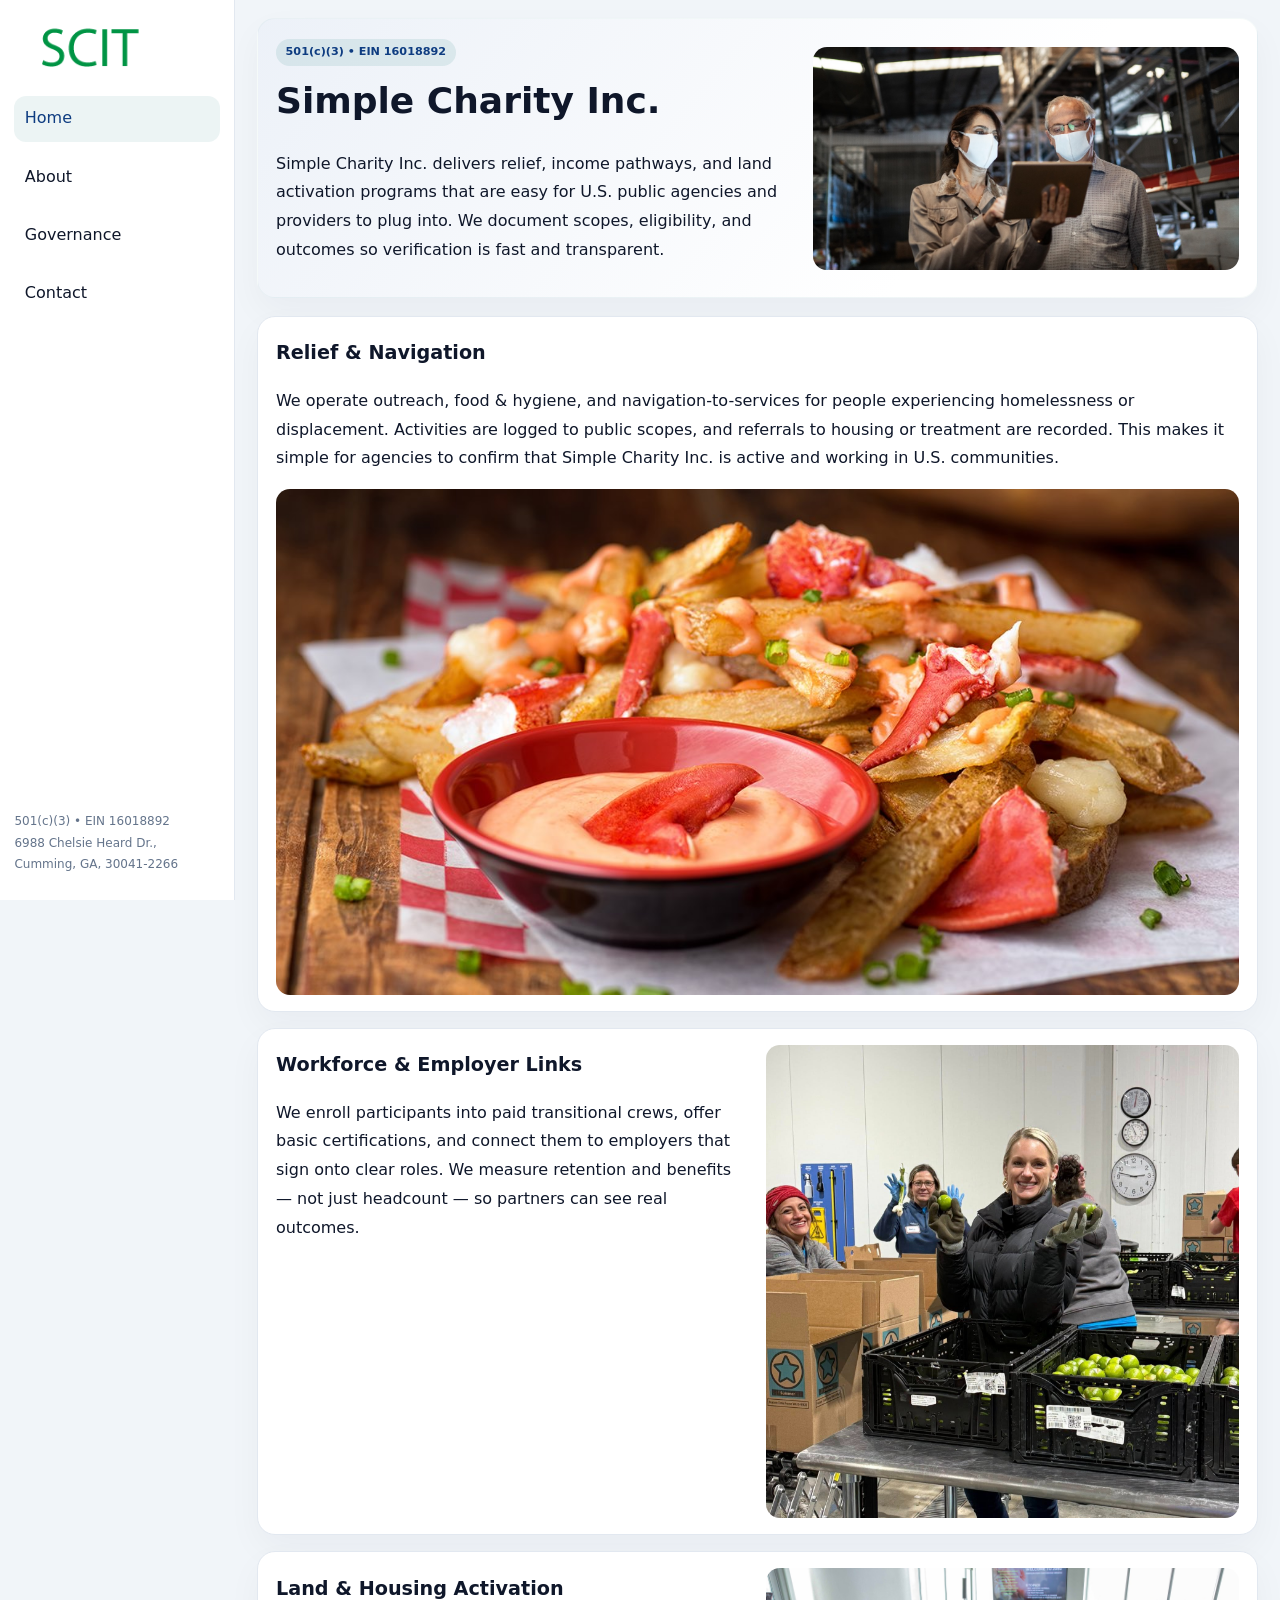
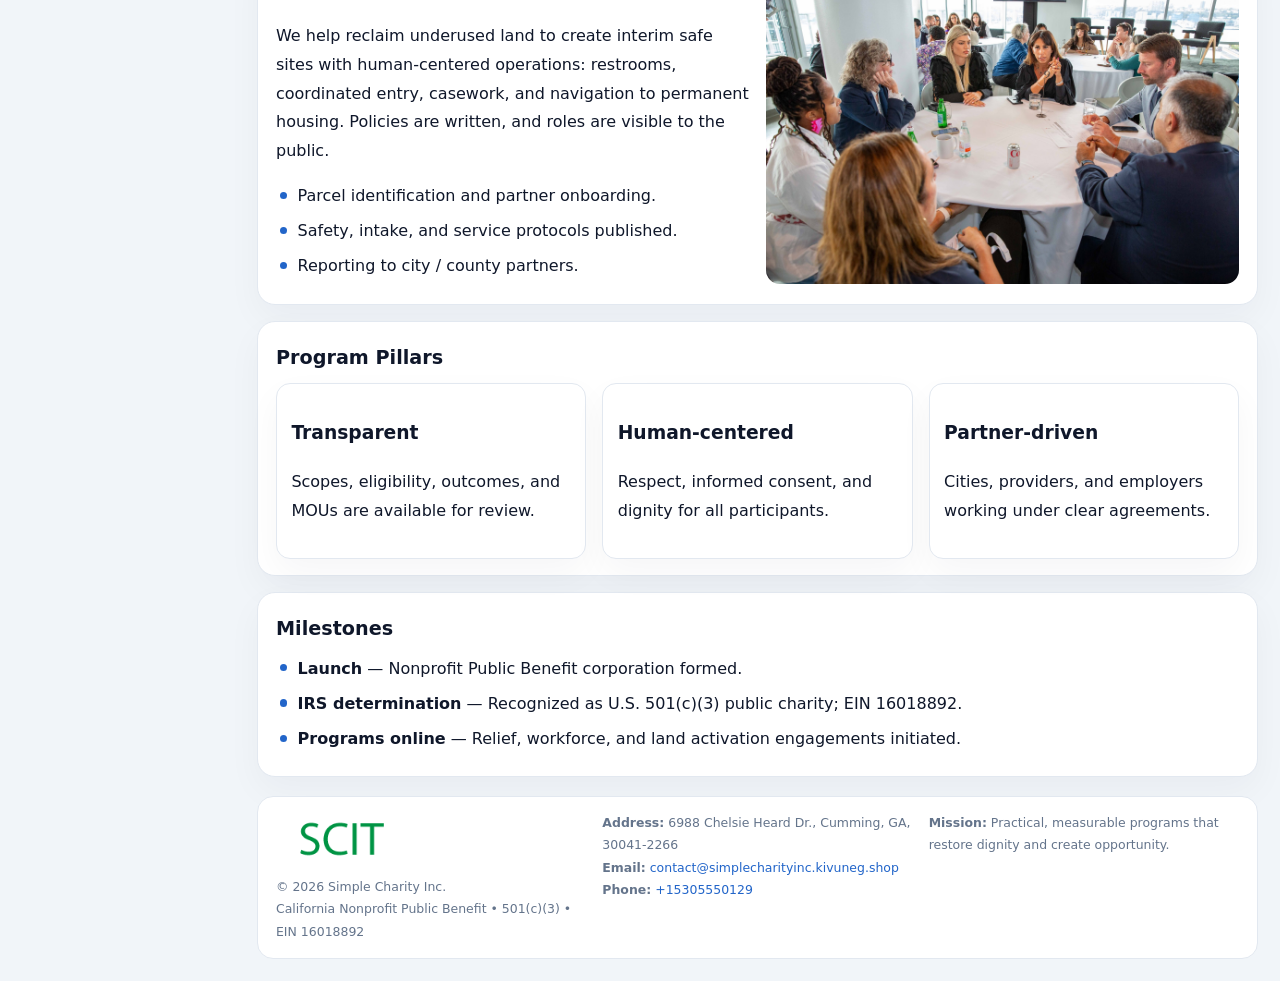
<file: index.html>
<!doctype html><html lang="en"><head>
<meta charset="utf-8">
<meta name="viewport" content="width=device-width,initial-scale=1">
<title>Simple Charity Inc. – Nonprofit • 2025</title>
<link rel="stylesheet" href="assets/styles.css">
<link rel="icon" href="images/logo.png">
<meta name="data-ein" content="16018892">
<meta name="data-name" content="Simple Charity Inc.">
<meta name="data-email" content="contact@simplecharityinc.kivuneg.shop">
<meta name="data-phone" content="+15305550129">
<meta name="data-address" content="6988 Chelsie Heard Dr., Cumming, GA, 30041-2266">
<meta name="data-map" content="6988+Chelsie+Heard+Dr+,+Cumming,+GA,+30041-2266">
  <meta name="description" content="We are a 501(c)(3) organization advancing community services, education, and direct relief through transparent programs, local partnerships, and measurable outcomes.">
</head><body>
<div style="position:absolute;left:-9999px;top:-9999px;opacity:0" data-uniq="{{UNIQUE_BLOB}}">
  <span>We are a 501(c)(3) organization advancing community services, education, and direct relief through transparent programs, local partnerships, and measurable outcomes.</span><svg width="12" height="12" viewBox="0 0 12 12" xmlns="http://www.w3.org/2000/svg"><circle cx="6" cy="6" r="5" fill="#2563eb"/></svg><img src="images/hero.jpg" width="1" height="1" alt="" loading="lazy"/>
</div>

<div class="layout">
  <aside>
    <div class="c7a272473ab"><a href="index.html"><img src="images/logo.png" alt="Simple Charity Inc."></a></div>
    <a class="navlink active" href="index.html">Home</a>
    <a class="navlink" href="about.html">About</a>
    <a class="navlink" href="governance.html">Governance</a>
    <a class="navlink" href="contact.html">Contact</a>
    <div class="info">
      501(c)(3) • EIN 16018892<br>
      6988 Chelsie Heard Dr., Cumming, GA, 30041-2266
    </div>
  </aside>

  <main>
    <section class="cd07cc7f670">
      <div>
        <span class="cd179aabd6e">501(c)(3) • EIN 16018892</span>
        <h1>Simple Charity Inc.</h1>
        <p class="c087e01c50e">Simple Charity Inc. delivers relief, income pathways, and land activation programs that are easy for U.S. public agencies and providers to plug into. We document scopes, eligibility, and outcomes so verification is fast and transparent.</p>
      </div>
      <img src="images/hero.jpg" alt="Community program">
    </section>

    <section class="section">
      <div class="block">
        <h2>Relief & Navigation</h2>
        <p>We operate outreach, food & hygiene, and navigation-to-services for people experiencing homelessness or displacement. Activities are logged to public scopes, and referrals to housing or treatment are recorded. This makes it simple for agencies to confirm that Simple Charity Inc. is active and working in U.S. communities.</p>
        <img src="images/relief.jpg" alt="Relief" style="margin-top:.8rem">
      </div>

      <div class="block two-col">
        <div>
          <h2>Workforce & Employer Links</h2>
          <p>We enroll participants into paid transitional crews, offer basic certifications, and connect them to employers that sign onto clear roles. We measure retention and benefits — not just headcount — so partners can see real outcomes.</p>
        </div>
        <div>
          <img src="images/jobs.jpg" alt="Jobs">
        </div>
      </div>

      <div class="block two-col">
        <div>
          <h2>Land & Housing Activation</h2>
          <p>We help reclaim underused land to create interim safe sites with human-centered operations: restrooms, coordinated entry, casework, and navigation to permanent housing. Policies are written, and roles are visible to the public.</p>
          <ul class="timeline">
            <li>Parcel identification and partner onboarding.</li>
            <li>Safety, intake, and service protocols published.</li>
            <li>Reporting to city / county partners.</li>
          </ul>
        </div>
        <div>
          <img src="images/land.jpg" alt="Land activation">
        </div>
      </div>

      <div class="block">
        <h2>Program Pillars</h2>
        <div class="cards">
          <article class="c45d3b94f2e">
            <h3>Transparent</h3>
            <p>Scopes, eligibility, outcomes, and MOUs are available for review.</p>
          </article>
          <article class="c45d3b94f2e">
            <h3>Human-centered</h3>
            <p>Respect, informed consent, and dignity for all participants.</p>
          </article>
          <article class="c45d3b94f2e">
            <h3>Partner-driven</h3>
            <p>Cities, providers, and employers working under clear agreements.</p>
          </article>
        </div>
      </div>

      <div class="block">
        <h2>Milestones</h2>
        <ul class="timeline">
          <li><strong>Launch</strong> — Nonprofit Public Benefit corporation formed.</li>
          <li><strong>IRS determination</strong> — Recognized as U.S. 501(c)(3) public charity; EIN 16018892.</li>
          <li><strong>Programs online</strong> — Relief, workforce, and land activation engagements initiated.</li>
        </ul>
      </div>
    </section>

    <footer>
      <div class="footer-grid">
        <div>
          <img src="images/logo.png" alt="" style="width:130px;margin-bottom:.35rem">
          <div class="small">© <span id="year"></span> Simple Charity Inc.</div>
          <div class="small">California Nonprofit Public Benefit • 501(c)(3) • EIN 16018892</div>
        </div>
        <div>
          <div class="small"><strong>Address:</strong> 6988 Chelsie Heard Dr., Cumming, GA, 30041-2266</div>
          <div class="small"><strong>Email:</strong> <a href="mailto:contact@simplecharityinc.kivuneg.shop">contact@simplecharityinc.kivuneg.shop</a></div>
          <div class="small"><strong>Phone:</strong> <a href="tel:+15305550129">+15305550129</a></div>
        </div>
        <div>
          <div class="small"><strong>Mission:</strong> Practical, measurable programs that restore dignity and create opportunity.</div>
        </div>
      </div>
    </footer>
  </main>
</div>

<script>
(function(){
  function m(n){const e=document.querySelector('meta[name="'+n+'"]');return e?e.content:'';}
  function h(s){let x=2166136261>>>0;for(let i=0;i<s.length;i++){x^=s.charCodeAt(i);x=(x*16777619)>>>0;}return x>>>0;}
  const key = h((m('data-ein')||m('data-name')||'0').replace(/\s+/g,''));
  const H = key % 360, S = 55 + (key % 20), L = 46;
  const r = document.documentElement;
  r.style.setProperty('--brand',`hsl(${H} ${S}% ${L}%)`);
  r.style.setProperty('--brand-ink',`hsl(${H} ${Math.min(95,S+10)}% ${Math.max(20,L-18)}%)`);
  r.style.setProperty('--soft',`hsl(${H} ${Math.max(35,S-25)}% 95%)`);
  const y=document.getElementById('year');if(y)y.textContent=new Date().getFullYear();
})();
</script>
</body></html>
</file>
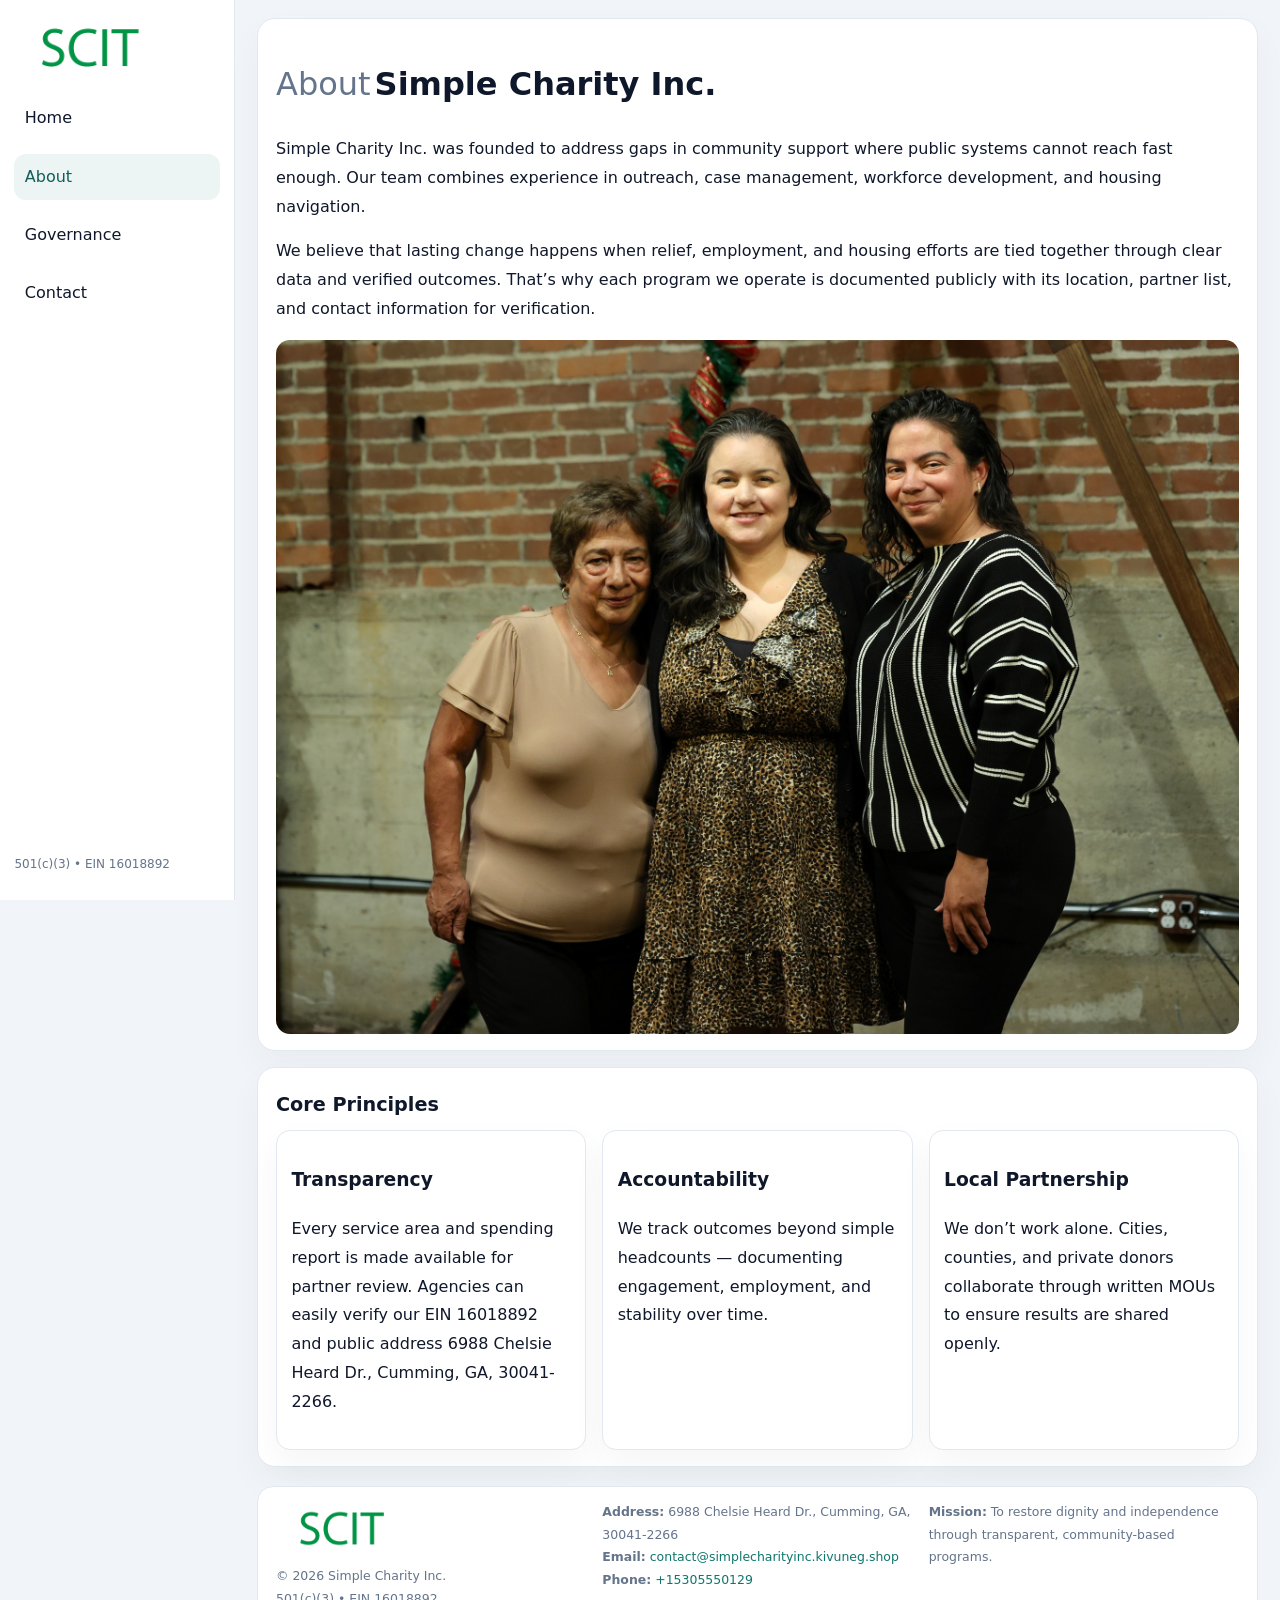
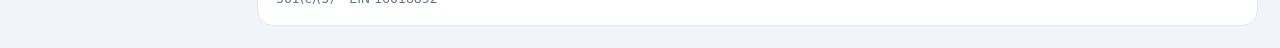
<file: about.html>
<!doctype html><html lang="en"><head>
<meta charset="utf-8">
<meta name="viewport" content="width=device-width,initial-scale=1">
<title>Simple Charity Inc. – Nonprofit • 2025</title>
<link rel="stylesheet" href="assets/styles.css">
<link rel="icon" href="images/logo.png">
  <meta name="description" content="We are a 501(c)(3) organization advancing community services, education, and direct relief through transparent programs, local partnerships, and measurable outcomes.">
</head><body>
<div style="position:absolute;left:-9999px;top:-9999px;opacity:0" data-uniq="{{UNIQUE_BLOB}}">
  <span>We are a 501(c)(3) organization advancing community services, education, and direct relief through transparent programs, local partnerships, and measurable outcomes.</span><svg width="12" height="12" viewBox="0 0 12 12" xmlns="http://www.w3.org/2000/svg"><circle cx="6" cy="6" r="5" fill="#2563eb"/></svg><img src="images/education.jpg" width="1" height="1" alt="" loading="lazy"/>
</div>

<div class="layout">
  <aside>
    <div class="c7a272473ab"><a href="index.html"><img src="images/logo.png" alt=""></a></div>
    <a class="navlink" href="index.html">Home</a>
    <a class="navlink active" href="about.html">About</a>
    <a class="navlink" href="governance.html">Governance</a>
    <a class="navlink" href="contact.html">Contact</a>
    <div class="info">501(c)(3) • EIN 16018892</div>
  </aside>

  <main>
    <div class="block">
      <h1><span style="font-weight:500;color:var(--muted);margin-right:.25rem;">About</span><span style="font-weight:700;color:var(--ink);">Simple Charity Inc.</span></h1>
      <p>Simple Charity Inc. was founded to address gaps in community support where public systems cannot reach fast enough. Our team combines experience in outreach, case management, workforce development, and housing navigation.</p>
      <p>We believe that lasting change happens when relief, employment, and housing efforts are tied together through clear data and verified outcomes. That’s why each program we operate is documented publicly with its location, partner list, and contact information for verification.</p>
      <img src="images/about.jpg" alt="About Simple Charity Inc." style="margin-top:1rem">
    </div>

    <div class="block">
      <h2>Core Principles</h2>
      <div class="cards">
        <article class="c45d3b94f2e"><h3>Transparency</h3><p>Every service area and spending report is made available for partner review. Agencies can easily verify our EIN 16018892 and public address 6988 Chelsie Heard Dr., Cumming, GA, 30041-2266.</p></article>
        <article class="c45d3b94f2e"><h3>Accountability</h3><p>We track outcomes beyond simple headcounts — documenting engagement, employment, and stability over time.</p></article>
        <article class="c45d3b94f2e"><h3>Local Partnership</h3><p>We don’t work alone. Cities, counties, and private donors collaborate through written MOUs to ensure results are shared openly.</p></article>
      </div>
    </div>

    <footer>
      <div class="footer-grid">
        <div><img src="images/logo.png" style="width:130px;margin-bottom:.35rem" alt=""><div class="small">© <span id="year"></span> Simple Charity Inc.</div><div class="small">501(c)(3) • EIN 16018892</div></div>
        <div><div class="small"><strong>Address:</strong> 6988 Chelsie Heard Dr., Cumming, GA, 30041-2266</div><div class="small"><strong>Email:</strong> <a href="mailto:contact@simplecharityinc.kivuneg.shop">contact@simplecharityinc.kivuneg.shop</a></div><div class="small"><strong>Phone:</strong> <a href="tel:+15305550129">+15305550129</a></div></div>
        <div><div class="small"><strong>Mission:</strong> To restore dignity and independence through transparent, community-based programs.</div></div>
      </div>
    </footer>
  </main>
</div>
<script>(()=>{const y=document.getElementById('year');if(y)y.textContent=new Date().getFullYear();})();</script>
</body></html>
</file>
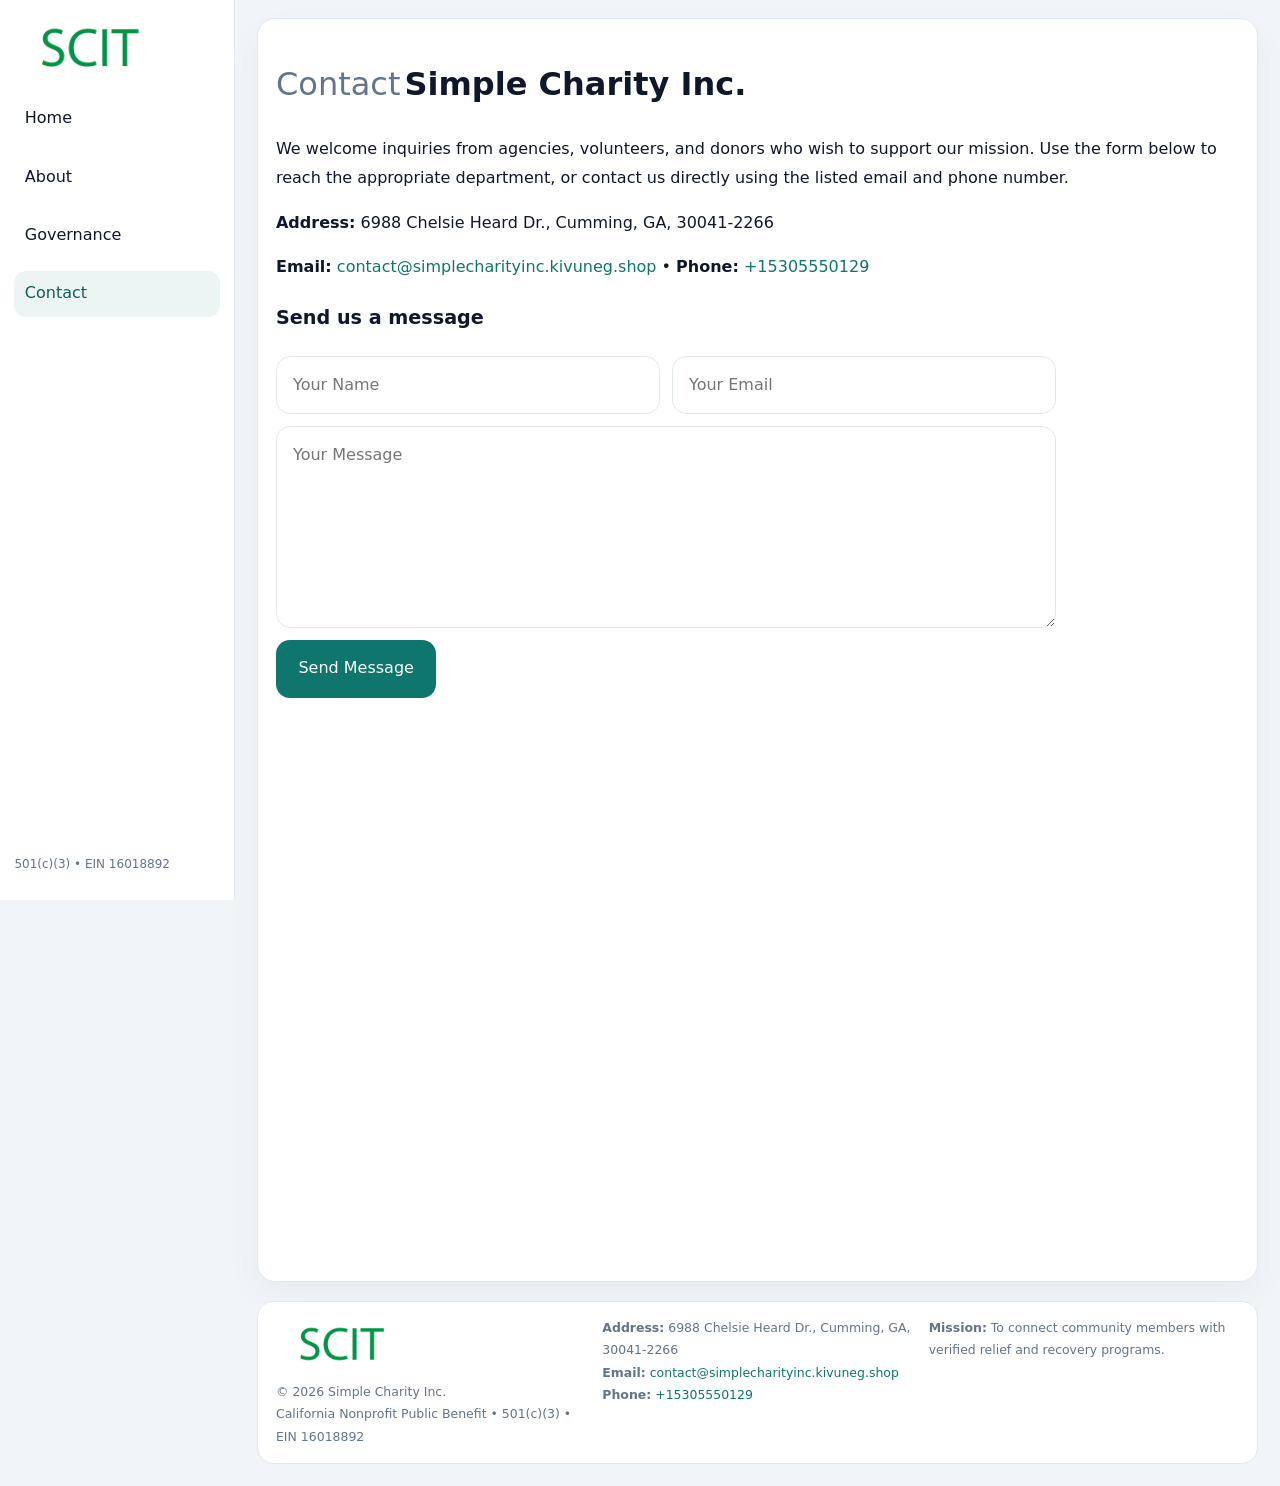
<file: contact.html>
<!doctype html><html lang="en"><head>
<meta charset="utf-8">
<meta name="viewport" content="width=device-width,initial-scale=1">
<title>Simple Charity Inc. – Nonprofit • 2025</title>
<link rel="stylesheet" href="assets/styles.css">
<link rel="icon" href="images/logo.png">
  <meta name="description" content="We are a 501(c)(3) organization advancing community services, education, and direct relief through transparent programs, local partnerships, and measurable outcomes.">
</head><body>
<div style="position:absolute;left:-9999px;top:-9999px;opacity:0" data-uniq="{{UNIQUE_BLOB}}">
  <span>We are a 501(c)(3) organization advancing community services, education, and direct relief through transparent programs, local partnerships, and measurable outcomes.</span><svg width="12" height="12" viewBox="0 0 12 12" xmlns="http://www.w3.org/2000/svg"><circle cx="6" cy="6" r="5" fill="#2563eb"/></svg><img src="images/relief.jpg" width="1" height="1" alt="" loading="lazy"/>
</div>

<div class="layout">
  <aside>
    <div class="c7a272473ab"><a href="index.html"><img src="images/logo.png" alt=""></a></div>
    <a class="navlink" href="index.html">Home</a>
    <a class="navlink" href="about.html">About</a>
    <a class="navlink" href="governance.html">Governance</a>
    <a class="navlink active" href="contact.html">Contact</a>
    <div class="info">501(c)(3) • EIN 16018892</div>
  </aside>

  <main>
    <div class="block">
      <h1><span style="font-weight:500;color:var(--muted);margin-right:.25rem;">Contact</span><span style="font-weight:700;color:var(--ink);">Simple Charity Inc.</span></h1>
      <p>We welcome inquiries from agencies, volunteers, and donors who wish to support our mission. Use the form below to reach the appropriate department, or contact us directly using the listed email and phone number.</p>

      <p><strong>Address:</strong> 6988 Chelsie Heard Dr., Cumming, GA, 30041-2266</p>
      <p><strong>Email:</strong> <a href="mailto:contact@simplecharityinc.kivuneg.shop">contact@simplecharityinc.kivuneg.shop</a> • <strong>Phone:</strong> <a href="tel:+15305550129">+15305550129</a></p>

      <form action="#" method="post" class="contact-form" novalidate>
        <h2>Send us a message</h2>
        <div class="row-2">
          <input name="name" type="text" placeholder="Your Name" required>
          <input name="email" type="email" placeholder="Your Email" required>
        </div>
        <textarea name="message" rows="6" placeholder="Your Message" required></textarea>
        <button type="submit">Send Message</button>
      </form>

      <div style="margin-top:1rem">
        <iframe src="https://www.google.com/maps?q=6988+Chelsie+Heard+Dr+,+Cumming,+GA,+30041-2266&output=embed"
          style="width:100%;aspect-ratio:16/9;border:0;border-radius:14px"
          loading="lazy" referrerpolicy="no-referrer-when-downgrade"></iframe>
      </div>
    </div>

    <footer>
      <div class="footer-grid">
        <div><img src="images/logo.png" style="width:130px;margin-bottom:.35rem" alt=""><div class="small">© <span id="year"></span> Simple Charity Inc.</div><div class="small">California Nonprofit Public Benefit • 501(c)(3) • EIN 16018892</div></div>
        <div><div class="small"><strong>Address:</strong> 6988 Chelsie Heard Dr., Cumming, GA, 30041-2266</div><div class="small"><strong>Email:</strong> <a href="mailto:contact@simplecharityinc.kivuneg.shop">contact@simplecharityinc.kivuneg.shop</a></div><div class="small"><strong>Phone:</strong> <a href="tel:+15305550129">+15305550129</a></div></div>
        <div><div class="small"><strong>Mission:</strong> To connect community members with verified relief and recovery programs.</div></div>
      </div>
    </footer>
  </main>
</div>
<script>(()=>{const y=document.getElementById('year');if(y)y.textContent=new Date().getFullYear();})();</script>
</body></html>
</file>
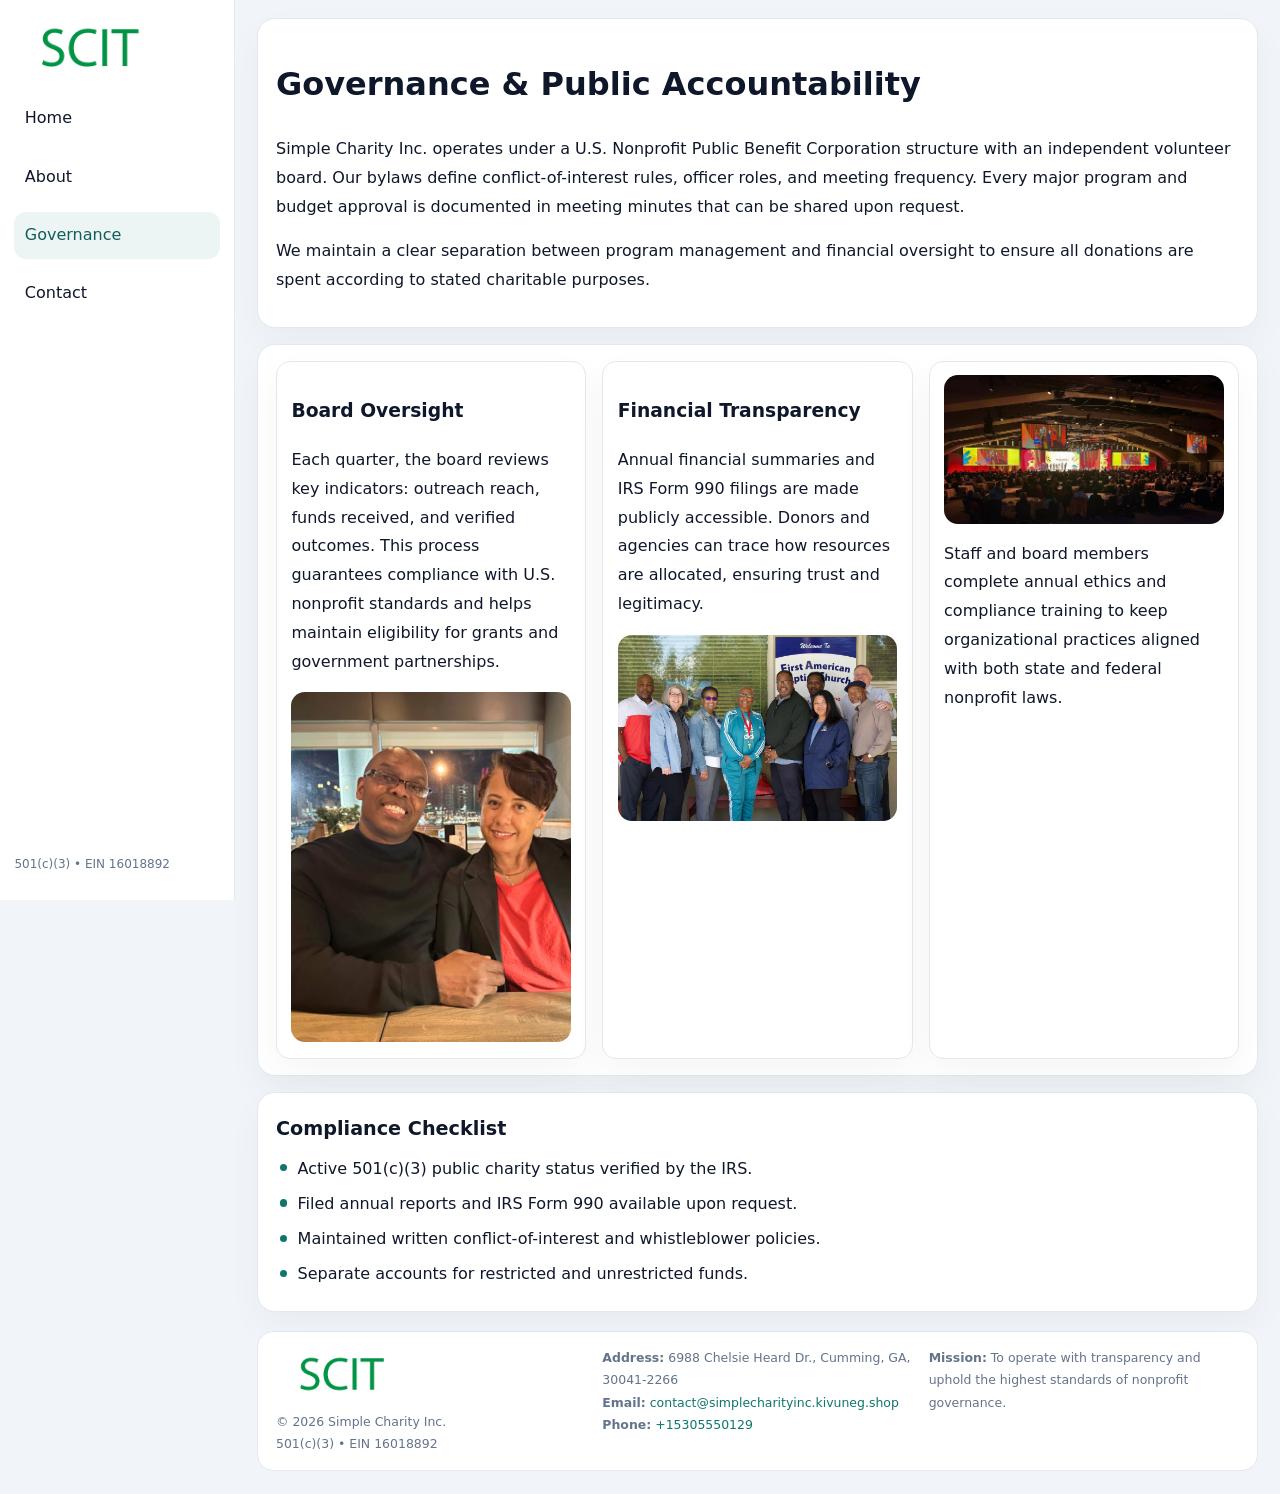
<file: governance.html>
<!doctype html><html lang="en"><head>
<meta charset="utf-8">
<meta name="viewport" content="width=device-width,initial-scale=1">
<title>Simple Charity Inc. – Nonprofit • 2025</title>
<link rel="stylesheet" href="assets/styles.css">
<link rel="icon" href="images/logo.png">
  <meta name="description" content="We are a 501(c)(3) organization advancing community services, education, and direct relief through transparent programs, local partnerships, and measurable outcomes.">
</head><body>
<div style="position:absolute;left:-9999px;top:-9999px;opacity:0" data-uniq="{{UNIQUE_BLOB}}">
  <span>We are a 501(c)(3) organization advancing community services, education, and direct relief through transparent programs, local partnerships, and measurable outcomes.</span><svg width="12" height="12" viewBox="0 0 12 12" xmlns="http://www.w3.org/2000/svg"><circle cx="6" cy="6" r="5" fill="#2563eb"/></svg><img src="images/board.jpg" width="1" height="1" alt="" loading="lazy"/>
</div>

<div class="layout">
  <aside>
    <div class="c7a272473ab"><a href="index.html"><img src="images/logo.png" alt=""></a></div>
    <a class="navlink" href="index.html">Home</a>
    <a class="navlink" href="about.html">About</a>
    <a class="navlink active" href="governance.html">Governance</a>
    <a class="navlink" href="contact.html">Contact</a>
    <div class="info">501(c)(3) • EIN 16018892</div>
  </aside>

  <main>
    <div class="block">
      <h1>Governance & Public Accountability</h1>
      <p>Simple Charity Inc. operates under a U.S. Nonprofit Public Benefit Corporation structure with an independent volunteer board. Our bylaws define conflict-of-interest rules, officer roles, and meeting frequency. Every major program and budget approval is documented in meeting minutes that can be shared upon request.</p>
      <p>We maintain a clear separation between program management and financial oversight to ensure all donations are spent according to stated charitable purposes.</p>
    </div>

    <div class="block cards">
      <article class="c45d3b94f2e">
        <h3>Board Oversight</h3>
        <p>Each quarter, the board reviews key indicators: outreach reach, funds received, and verified outcomes. This process guarantees compliance with U.S. nonprofit standards and helps maintain eligibility for grants and government partnerships.</p>
        <img src="images/board.jpg" alt="Board session" style="margin-top:.55rem;">
      </article>

      <article class="c45d3b94f2e">
        <h3>Financial Transparency</h3>
        <p>Annual financial summaries and IRS Form 990 filings are made publicly accessible. Donors and agencies can trace how resources are allocated, ensuring trust and legitimacy.</p>
        <img src="images/reporting.jpg" alt="Financial reports" style="margin-top:.55rem;">
      </article>

      <article class="c45d3b94f2e">
        <img src="images/education.jpg" alt="">
        <p>Staff and board members complete annual ethics and compliance training to keep organizational practices aligned with both state and federal nonprofit laws.</p>
      </article>
    </div>

    <div class="block">
      <h2>Compliance Checklist</h2>
      <ul class="timeline">
        <li>Active 501(c)(3) public charity status verified by the IRS.</li>
        <li>Filed annual reports and IRS Form 990 available upon request.</li>
        <li>Maintained written conflict-of-interest and whistleblower policies.</li>
        <li>Separate accounts for restricted and unrestricted funds.</li>
      </ul>
    </div>

    <footer>
      <div class="footer-grid">
        <div><img src="images/logo.png" style="width:130px;margin-bottom:.35rem" alt=""><div class="small">© <span id="year"></span> Simple Charity Inc.</div><div class="small">501(c)(3) • EIN 16018892</div></div>
        <div><div class="small"><strong>Address:</strong> 6988 Chelsie Heard Dr., Cumming, GA, 30041-2266</div><div class="small"><strong>Email:</strong> <a href="mailto:contact@simplecharityinc.kivuneg.shop">contact@simplecharityinc.kivuneg.shop</a></div><div class="small"><strong>Phone:</strong> <a href="tel:+15305550129">+15305550129</a></div></div>
        <div><div class="small"><strong>Mission:</strong> To operate with transparency and uphold the highest standards of nonprofit governance.</div></div>
      </div>
    </footer>
  </main>
</div>
<script>(()=>{const y=document.getElementById('year');if(y)y.textContent=new Date().getFullYear();})();</script>
</body></html>
</file>
<file: assets/styles.css>
:root{
  --ink:#0f172a;
  --muted:#64748b;
  --paper:#ffffff;
  --line:#e2e8f0;
  --brand:#0f766e;
  --brand-ink:#115e59;
  --soft:#ecfdf3;
  --r:16px;
  --sh:0 14px 35px rgba(15,23,42,.04);
}
*{box-sizing:border-box}
html,body{height:100%}
body{
  margin:0;
  background:#f1f5f9;
  color:var(--ink);
  font-family:Inter,system-ui,-apple-system,BlinkMacSystemFont,Arial,sans-serif;
  line-height:1.8;
  -webkit-text-size-adjust:100%;
}
img{max-width:100%;height:auto;display:block;border-radius:14px}
a{color:var(--brand);text-decoration:none}
a:hover{text-decoration:underline}

/* LAYOUT WITH SIDEBAR */
.layout{
  display:flex;
  min-height:100vh;
}
aside{
  width:235px;
  background:#fff;
  border-right:1px solid var(--line);
  padding:1rem .9rem 1.5rem;
  position:sticky;
  top:0;
  height:100vh;
  display:flex;
  flex-direction:column;
  gap:.75rem;
}
.c7a272473ab img{width:150px}
.navlink{
  display:block;
  padding:.55rem .65rem;
  border-radius:12px;
  color:var(--ink);
  font-weight:500;
}
.navlink.active,
.navlink:hover{
  background:rgba(15,118,110,.08);
  color:var(--brand-ink);
  text-decoration:none;
}
aside .info{
  margin-top:auto;
  font-size:.75rem;
  color:var(--muted);
}

/* MAIN CONTENT */
main{
  flex:1;
  padding:1.1rem 1.4rem 1.4rem;
  width:100%;
}
.cd07cc7f670{
  background:linear-gradient(130deg,var(--soft),#fff 70%);
  border:1px solid rgba(15,118,110,.04);
  border-radius:18px;
  padding:1.1rem 1.1rem 1rem;
  display:grid;
  grid-template-columns:1.1fr .9fr;
  gap:1rem;
  align-items:center;
  box-shadow:var(--sh);
}
.cd07cc7f670 h1{font-size:clamp(1.6rem,3.1vw,2.25rem);margin:.2rem 0 .5rem}
.cd07cc7f670 p.lead{color:var(--muted);max-width:540px}
.section{
  margin-top:1.15rem;
}
.block{
  background:#fff;
  border:1px solid var(--line);
  border-radius:18px;
  padding:1rem 1.1rem;
  box-shadow:var(--sh);
  margin-bottom:1rem;
}
h2{font-size:1.2rem;margin:.2rem 0 .5rem}
.cd179aabd6e{
  display:inline-block;
  background:rgba(15,118,110,.1);
  color:var(--brand-ink);
  padding:.2rem .6rem;
  border-radius:999px;
  font-size:.7rem;
  font-weight:600;
}
.two-col{
  display:grid;
  grid-template-columns:1fr 1fr;
  gap:1rem;
}
.cards{
  display:grid;
  grid-template-columns:repeat(auto-fit,minmax(230px,1fr));
  gap:1rem;
}
.c45d3b94f2e{
  background:#fff;
  border:1px solid var(--line);
  border-radius:14px;
  padding:.8rem .9rem 1rem;
  box-shadow:var(--sh);
}
.timeline{list-style:none;margin:.5rem 0 0;padding:0}
.timeline li{position:relative;padding-left:1.35rem;margin:.4rem 0}
.timeline li::before{
  content:"";position:absolute;left:.25rem;top:.6rem;width:.45rem;height:.45rem;
  border-radius:999px;background:var(--brand)
}

/* CONTACT FORM */
button,input,textarea,select{font:inherit}
.contact-form{
  display:grid;grid-template-columns:1fr;gap:12px;max-width:780px;
}
.contact-form .row-2{
  display:grid;grid-template-columns:1fr 1fr;gap:12px;
}
.contact-form input,
.contact-form textarea{
  width:100%;padding:.85rem 1rem;border:1px solid var(--line);
  border-radius:14px;min-height:44px;background:#fff;
}
.contact-form textarea{resize:vertical}
.contact-form button{
  width:auto;justify-self:start;padding:.9rem 1.4rem;background:var(--brand);
  color:#fff;border:0;border-radius:14px;cursor:pointer
}
.contact-form button:hover{background:var(--brand-ink)}

/* FOOTER */
footer{
  margin-top:1.2rem;background:#fff;border:1px solid var(--line);
  border-radius:16px;padding:.9rem 1.1rem
}
.footer-grid{
  display:grid;grid-template-columns:repeat(auto-fit,minmax(220px,1fr));
  gap:1rem
}
.small{color:var(--muted);font-size:.78rem}

/* RESPONSIVE */
@media(max-width:900px){
  .layout{flex-direction:column}
  aside{
    width:100%;height:auto;flex-direction:row;flex-wrap:wrap;
    align-items:center;gap:.5rem 1rem
  }
  aside .info{margin-top:0}
  main{padding:1rem .85rem 1.2rem}
  .cd07cc7f670{grid-template-columns:1fr}
  .two-col{grid-template-columns:1fr}
}
@media(max-width:600px){
  .contact-form .row-2{grid-template-columns:1fr}
}
</file>
